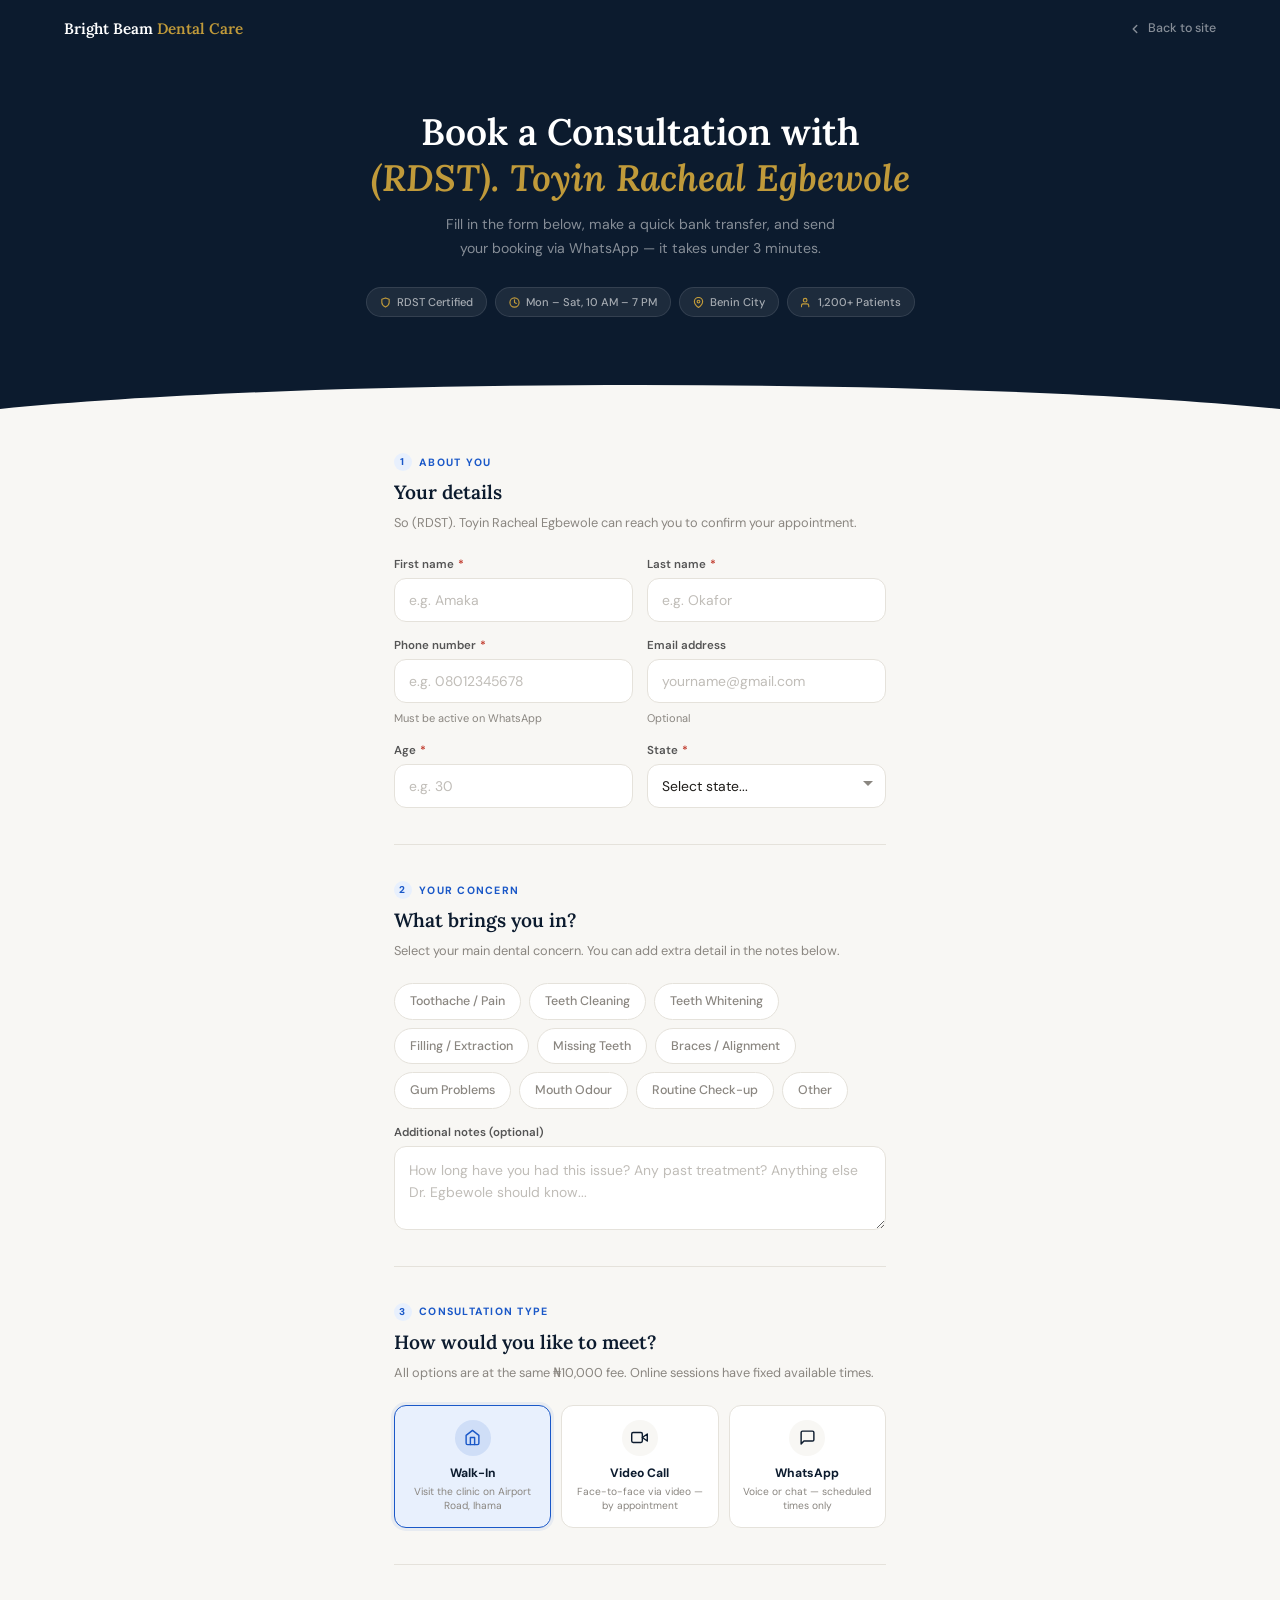
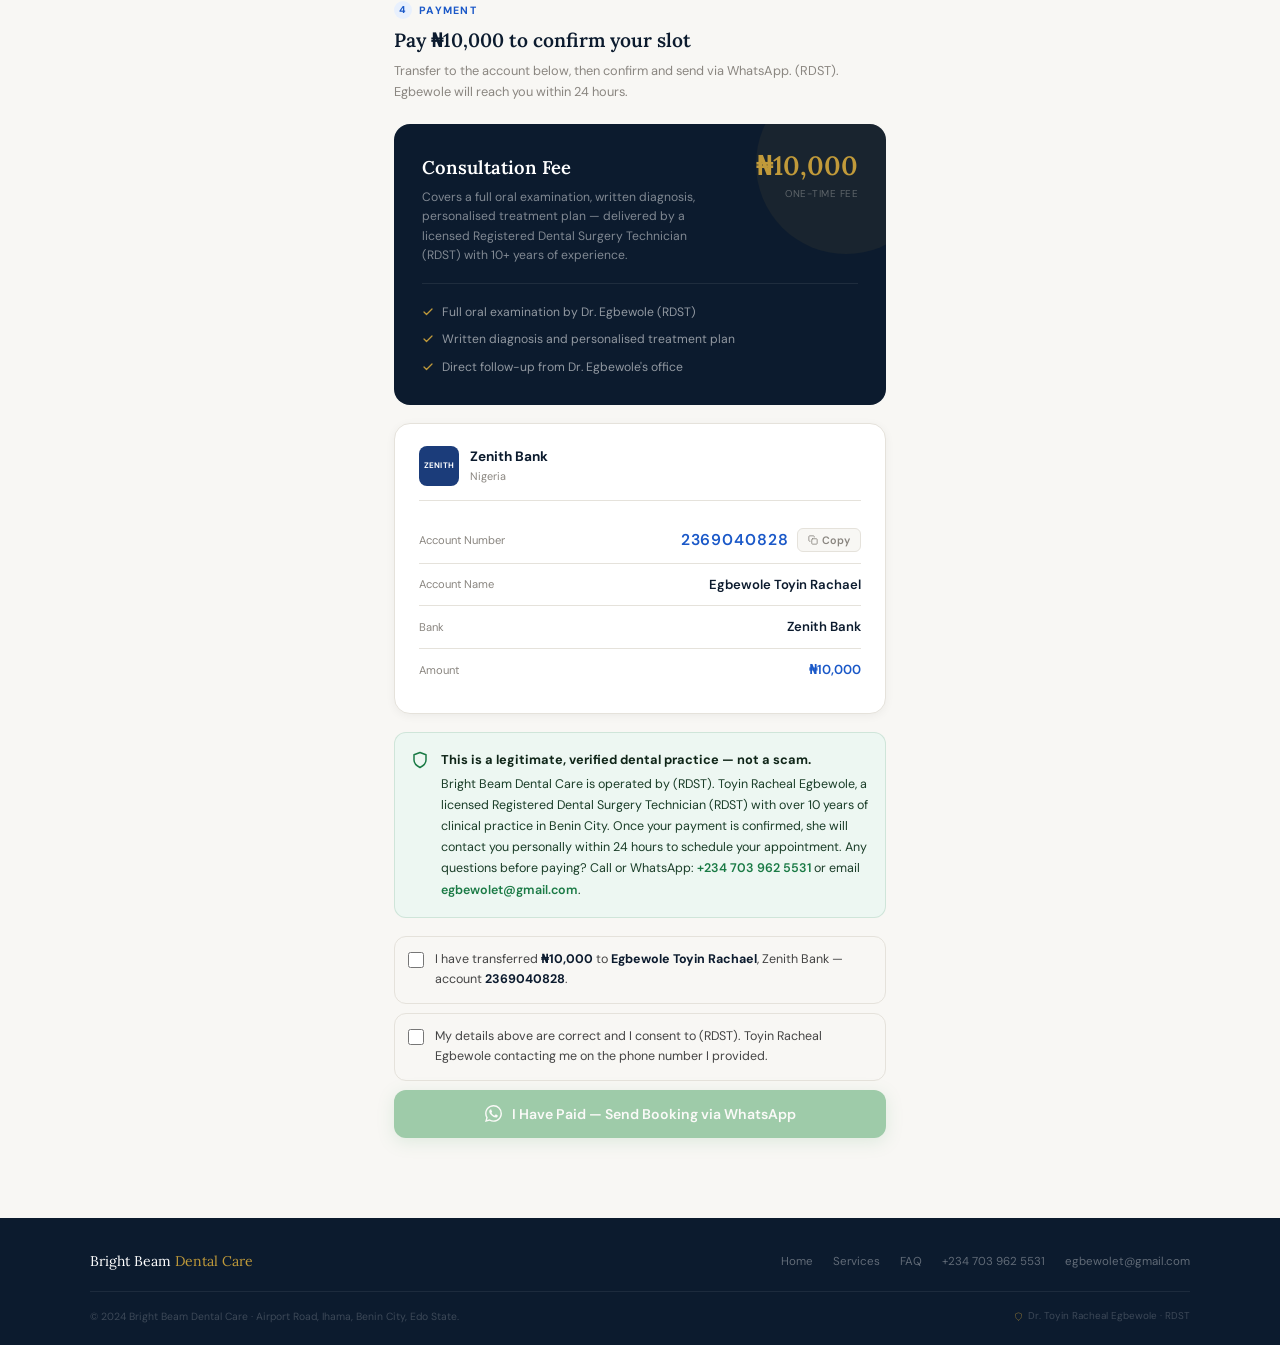
<file: Consultation.html>
<!DOCTYPE html>
<html lang="en">
<head>
  <meta charset="UTF-8"/>
  <meta name="viewport" content="width=device-width, initial-scale=1.0"/>
  <title>Book a Consultation | Bright Beam Dental Care</title>
  <link rel="preconnect" href="https://fonts.googleapis.com"/>
  <link href="https://fonts.googleapis.com/css2?family=Lora:ital,wght@0,500;0,600;1,500&family=DM+Sans:wght@400;500;600&display=swap" rel="stylesheet"/>
  <style>
    :root {
      --navy: #0c1b2e;
      --blue: #1a58c8;
      --blue-lt: #e8f0fd;
      --gold: #c09a3a;
      --gold-lt: #fdf6e3;
      --white: #ffffff;
      --bg: #f8f7f4;
      --line: #e5e2db;
      --muted: #8a8680;
      --text: #1e1c19;
      --green: #1a7a45;
      --green-bg: #edf7f2;
      --red: #c0392b;
      --r: 12px;
      --t: .22s ease;
    } -->
    *, *::before, *::after { box-sizing: border-box; margin: 0; padding: 0; }
    html { scroll-behavior: smooth; }
    body { font-family: 'DM Sans', sans-serif; background: var(--bg); color: var(--text); line-height: 1.65; -webkit-font-smoothing: antialiased; }
    a { color: inherit; text-decoration: none; }
    button { cursor: pointer; border: none; background: none; font-family: inherit; }

    /* NAV */
    .nav { background: var(--navy); padding: 16px 5%; display: flex; align-items: center; justify-content: space-between; position: sticky; top: 0; z-index: 50; }
    .nav-logo { font-family: 'Lora', serif; font-size: .95rem; font-weight: 600; color: #fff; }
    .nav-logo em { color: var(--gold); font-style: normal; }
    .nav-home { font-size: .78rem; font-weight: 500; color: rgba(255,255,255,.5); display: flex; align-items: center; gap: 6px; transition: color var(--t); }
    .nav-home:hover { color: var(--gold); }
    .nav-home svg { width: 14px; height: 14px; }

    /* HERO */
    .hero { background: var(--navy); padding: 52px 5% 60px; text-align: center; }
    .hero h1 { font-family: 'Lora', serif; font-size: clamp(1.55rem, 4vw, 2.3rem); font-weight: 600; color: #fff; margin-bottom: 12px; line-height: 1.25; }
    .hero h1 em { color: var(--gold); font-style: italic; }
    .hero p { font-size: .88rem; color: rgba(255,255,255,.5); max-width: 420px; margin: 0 auto 26px; line-height: 1.7; }
    .pills { display: flex; flex-wrap: wrap; gap: 8px; justify-content: center; }
    .pill { display: inline-flex; align-items: center; gap: 6px; background: rgba(255,255,255,.07); border: 1px solid rgba(255,255,255,.1); border-radius: 40px; padding: 5px 13px; font-size: .7rem; font-weight: 500; color: rgba(255,255,255,.6); }
    .pill svg { width: 11px; height: 11px; color: var(--gold); }

    /* WAVE */
    .wave { display: block; line-height: 0; }
    .wave svg { width: 100%; height: 36px; }

    /* WRAP */
    .wrap { max-width: 620px; margin: 0 auto; padding: 44px 5% 80px; }

    /* SECTION LABELS */
    .sec-tag { font-size: .66rem; font-weight: 700; letter-spacing: .12em; text-transform: uppercase; color: var(--blue); margin-bottom: 6px; display: flex; align-items: center; gap: 7px; }
    .sec-tag span { display: inline-flex; align-items: center; justify-content: center; width: 18px; height: 18px; border-radius: 50%; background: var(--blue-lt); font-size: .62rem; font-weight: 800; color: var(--blue); }
    .sec-title { font-family: 'Lora', serif; font-size: 1.2rem; font-weight: 600; color: var(--navy); margin-bottom: 3px; }
    .sec-hint { font-size: .8rem; color: var(--muted); margin-bottom: 22px; }
    .div { border: none; border-top: 1px solid var(--line); margin: 36px 0; }

    /* FIELDS */
    .row { display: grid; grid-template-columns: 1fr 1fr; gap: 14px; margin-bottom: 14px; }
    .row.full { grid-template-columns: 1fr; }
    .fg { display: flex; flex-direction: column; gap: 4px; }
    .lbl { font-size: .72rem; font-weight: 600; color: #555; }
    .lbl em { color: var(--red); font-style: normal; margin-left: 1px; }
    .inp, .sel, .txa {
      width: 100%; padding: 12px 14px;
      border: 1.5px solid var(--line); border-radius: var(--r);
      font-family: 'DM Sans', sans-serif; font-size: .87rem; color: var(--text);
      background: var(--white); outline: none; appearance: none;
      transition: border-color var(--t), box-shadow var(--t);
    }
    .inp::placeholder, .txa::placeholder { color: #c0bdb8; }
    .inp:focus, .sel:focus, .txa:focus { border-color: var(--blue); box-shadow: 0 0 0 3px rgba(26,88,200,.09); }
    .inp.e, .sel.e { border-color: var(--red); }
    .err { font-size: .7rem; color: var(--red); display: none; margin-top: 1px; }
    .err.on { display: block; }
    .txa { resize: vertical; min-height: 84px; line-height: 1.6; }
    .sel-w { position: relative; }
    .sel-w::after { content: ''; position: absolute; right: 13px; top: 50%; transform: translateY(-50%); border: 5px solid transparent; border-top-color: var(--muted); pointer-events: none; }
    .helper { font-size: .69rem; color: var(--muted); margin-top: 2px; }

    /* CHIPS */
    .chips { display: flex; flex-wrap: wrap; gap: 8px; margin-bottom: 4px; }
    .chip { position: relative; cursor: pointer; }
    .chip input { position: absolute; opacity: 0; pointer-events: none; }
    .chip-l { padding: 7px 15px; border: 1.5px solid var(--line); border-radius: 40px; font-size: .78rem; font-weight: 500; color: var(--muted); background: var(--white); transition: var(--t); display: block; }
    .chip:hover .chip-l { border-color: var(--blue); color: var(--blue); }
    .chip input:checked + .chip-l { background: var(--blue); color: #fff; border-color: var(--blue); box-shadow: 0 2px 8px rgba(26,88,200,.22); }

    /* TYPE TILES */
    .type-grid { display: grid; grid-template-columns: repeat(3, 1fr); gap: 10px; margin-bottom: 8px; }
    .type { position: relative; cursor: pointer; }
    .type input { position: absolute; opacity: 0; pointer-events: none; }
    .type-l { border: 1.5px solid var(--line); border-radius: var(--r); padding: 14px 10px; text-align: center; background: var(--white); transition: var(--t); }
    .type:hover .type-l { border-color: var(--blue); }
    .type input:checked + .type-l { border-color: var(--blue); background: var(--blue-lt); box-shadow: 0 0 0 3px rgba(26,88,200,.08); }
    .type-icon { width: 36px; height: 36px; border-radius: 50%; background: var(--bg); display: flex; align-items: center; justify-content: center; margin: 0 auto 7px; transition: var(--t); }
    .type input:checked + .type-l .type-icon { background: rgba(26,88,200,.12); }
    .type-icon svg { width: 17px; height: 17px; color: var(--navy); }
    .type input:checked + .type-l .type-icon svg { color: var(--blue); }
    .type-n { font-size: .76rem; font-weight: 700; color: var(--navy); margin-bottom: 2px; }
    .type-d { font-size: .64rem; color: var(--muted); line-height: 1.4; }

    /* TIMES BOX */
    .times-box { background: var(--gold-lt); border: 1px solid rgba(192,154,58,.22); border-radius: var(--r); padding: 14px 16px; margin-top: 10px; display: none; }
    .times-box.on { display: block; }
    .times-title { font-size: .67rem; font-weight: 700; letter-spacing: .08em; text-transform: uppercase; color: var(--gold); margin-bottom: 9px; }
    .times-list { display: grid; grid-template-columns: 1fr 1fr; gap: 6px; }
    .times-item { font-size: .74rem; color: #5c5030; display: flex; align-items: center; gap: 5px; }
    .times-item svg { width: 11px; height: 11px; color: var(--gold); flex-shrink: 0; }

    /* PAYMENT */
    .pay-block { background: var(--navy); border-radius: 16px; padding: 28px; margin-bottom: 18px; position: relative; overflow: hidden; }
    .pay-block::before { content: ''; position: absolute; top: -50px; right: -50px; width: 180px; height: 180px; border-radius: 50%; background: rgba(192,154,58,.07); pointer-events: none; }
    .pay-header { display: flex; align-items: flex-start; justify-content: space-between; gap: 14px; margin-bottom: 18px; padding-bottom: 18px; border-bottom: 1px solid rgba(255,255,255,.08); }
    .pay-header h3 { font-family: 'Lora', serif; font-size: 1.15rem; font-weight: 600; color: #fff; margin-bottom: 5px; }
    .pay-header p { font-size: .76rem; color: rgba(255,255,255,.48); line-height: 1.6; max-width: 300px; }
    .pay-amount { text-align: right; flex-shrink: 0; }
    .pay-amount strong { font-family: 'Lora', serif; font-size: 1.65rem; font-weight: 600; color: var(--gold); display: block; line-height: 1; }
    .pay-amount small { font-size: .62rem; color: rgba(255,255,255,.3); text-transform: uppercase; letter-spacing: .05em; }
    .pay-inc { display: flex; flex-direction: column; gap: 7px; }
    .pay-inc-row { display: flex; align-items: center; gap: 8px; font-size: .76rem; color: rgba(255,255,255,.55); }
    .pay-inc-row svg { width: 12px; height: 12px; color: var(--gold); flex-shrink: 0; }

    /* BANK */
    .bank { background: var(--white); border: 1px solid var(--line); border-radius: 16px; padding: 22px 24px; margin-bottom: 18px; box-shadow: 0 2px 10px rgba(0,0,0,.05); }
    .bank-top { display: flex; align-items: center; gap: 11px; margin-bottom: 16px; padding-bottom: 14px; border-bottom: 1px solid var(--line); }
    .bank-logo { width: 40px; height: 40px; border-radius: 8px; background: #1b3c7a; display: flex; align-items: center; justify-content: center; font-size: .5rem; font-weight: 700; color: #fff; letter-spacing: .04em; flex-shrink: 0; }
    .bank-name { font-size: .85rem; font-weight: 700; color: var(--navy); }
    .bank-name small { font-size: .68rem; font-weight: 400; color: var(--muted); display: block; }
    .bank-rows { display: flex; flex-direction: column; }
    .bank-r { display: flex; align-items: center; justify-content: space-between; padding: 10px 0; border-bottom: 1px solid var(--line); gap: 10px; }
    .bank-r:last-child { border-bottom: none; }
    .bank-lbl { font-size: .7rem; color: var(--muted); }
    .bank-val { font-size: .82rem; font-weight: 600; color: var(--navy); display: flex; align-items: center; gap: 8px; }
    .acct { font-size: .98rem; letter-spacing: .06em; color: var(--blue); }
    .copy-btn { display: inline-flex; align-items: center; gap: 4px; padding: 4px 10px; background: var(--bg); border: 1px solid var(--line); border-radius: 6px; font-size: .67rem; font-weight: 600; color: var(--muted); transition: var(--t); cursor: pointer; }
    .copy-btn:hover { background: var(--blue); color: #fff; border-color: var(--blue); }
    .copy-btn.ok { background: var(--green); color: #fff; border-color: var(--green); }
    .copy-btn svg { width: 10px; height: 10px; }

    /* TRUST */
    .trust { display: flex; gap: 12px; background: var(--green-bg); border: 1px solid rgba(26,122,69,.14); border-radius: var(--r); padding: 16px; margin-bottom: 18px; }
    .trust svg { width: 18px; height: 18px; color: var(--green); flex-shrink: 0; margin-top: 2px; }
    .trust p { font-size: .78rem; color: #1a3d28; line-height: 1.7; }
    .trust p strong { display: block; font-size: .8rem; color: #0f2518; margin-bottom: 3px; }
    .trust a { color: var(--green); font-weight: 600; }

    /* CHECKS */
    .chk-row { display: flex; align-items: flex-start; gap: 11px; padding: 13px; border: 1.5px solid var(--line); border-radius: var(--r); margin-bottom: 9px; transition: var(--t); cursor: pointer; }
    .chk-row:hover { border-color: var(--blue); }
    .chk-row.on { border-color: var(--green); background: var(--green-bg); }
    .chk-row input { width: 16px; height: 16px; accent-color: var(--green); flex-shrink: 0; margin-top: 2px; cursor: pointer; }
    .chk-row span { font-size: .78rem; color: #444; line-height: 1.6; }
    .chk-row span strong { color: var(--navy); }

    /* SEND BTN */
    .send-btn { width: 100%; padding: 15px; background: #1a8a3a; color: #fff; border-radius: var(--r); font-size: .88rem; font-weight: 600; display: flex; align-items: center; justify-content: center; gap: 10px; transition: var(--t); margin-top: 4px; box-shadow: 0 4px 16px rgba(26,138,58,.28); }
    .send-btn:hover:not(:disabled) { background: #136b2c; transform: translateY(-1px); }
    .send-btn:disabled { opacity: .4; cursor: not-allowed; transform: none; }
    .send-btn svg { width: 17px; height: 17px; }

    /* SUCCESS */
    .success { text-align: center; padding: 52px 0 64px; display: none; }
    .success.on { display: block; animation: up .5s ease both; }
    @keyframes up { from { opacity: 0; transform: translateY(18px); } to { opacity: 1; transform: none; } }
    .ok-ring { width: 76px; height: 76px; border-radius: 50%; background: var(--green-bg); border: 2px solid rgba(26,122,69,.2); display: flex; align-items: center; justify-content: center; margin: 0 auto 18px; animation: pop .5s .15s cubic-bezier(.34,1.56,.64,1) both; }
    @keyframes pop { from { transform: scale(0); } to { transform: scale(1); } }
    .ok-ring svg { width: 32px; height: 32px; color: var(--green); }
    .success h2 { font-family: 'Lora', serif; font-size: 1.65rem; color: var(--navy); margin-bottom: 10px; }
    .success p { font-size: .83rem; color: var(--muted); max-width: 360px; margin: 0 auto 26px; line-height: 1.7; }
    .s-contacts { background: var(--white); border: 1px solid var(--line); border-radius: 14px; padding: 18px 22px; max-width: 360px; margin: 0 auto 22px; text-align: left; }
    .s-row { display: flex; align-items: center; gap: 9px; padding: 8px 0; border-bottom: 1px solid var(--line); font-size: .78rem; color: #555; }
    .s-row:last-child { border-bottom: none; }
    .s-row svg { width: 13px; height: 13px; color: var(--blue); flex-shrink: 0; }
    .s-row a { color: var(--blue); font-weight: 600; }
    .home-btn { display: inline-flex; align-items: center; gap: 7px; padding: 11px 26px; background: var(--navy); color: #fff; border-radius: var(--r); font-size: .83rem; font-weight: 600; transition: var(--t); }
    .home-btn:hover { opacity: .85; }
    .home-btn svg { width: 13px; height: 13px; }

    /* FOOTER */
    .footer { background: var(--navy); padding: 32px 5% 20px; }
    .ft { max-width: 1100px; margin: 0 auto; }
    .ft-top { display: flex; align-items: center; justify-content: space-between; padding-bottom: 18px; border-bottom: 1px solid rgba(255,255,255,.07); margin-bottom: 16px; flex-wrap: wrap; gap: 12px; }
    .ft-logo { font-family: 'Lora', serif; font-size: .88rem; color: #fff; }
    .ft-logo em { color: var(--gold); font-style: normal; }
    .ft-links { display: flex; gap: 20px; flex-wrap: wrap; }
    .ft-links a { font-size: .72rem; color: rgba(255,255,255,.35); transition: color var(--t); }
    .ft-links a:hover { color: var(--gold); }
    .ft-bottom { display: flex; align-items: center; justify-content: space-between; flex-wrap: wrap; gap: 8px; }
    .ft-copy { font-size: .65rem; color: rgba(255,255,255,.2); }
    .ft-cred { font-size: .62rem; color: rgba(255,255,255,.2); display: flex; align-items: center; gap: 5px; }
    .ft-cred svg { width: 9px; height: 9px; color: var(--gold); opacity: .5; }

    /* RESPONSIVE */
    @media (max-width: 520px) {
      .row { grid-template-columns: 1fr; }
      .type-grid { grid-template-columns: 1fr; }
      .pay-header { flex-direction: column; gap: 10px; }
      .pay-amount { text-align: left; }
      .pay-block { padding: 22px 16px; }
      .bank { padding: 16px 14px; }
      .times-list { grid-template-columns: 1fr; }
      .ft-top { flex-direction: column; align-items: flex-start; }
      .ft-bottom { flex-direction: column; align-items: flex-start; }
    }
  </style>
</head>
<body>

<!-- NAV -->
<nav class="nav">
  <div class="nav-logo">Bright Beam <em>Dental Care</em></div>
  <a href="index.html" class="nav-home">
    <svg viewBox="0 0 24 24" fill="none" stroke="currentColor" stroke-width="2.5" stroke-linecap="round" stroke-linejoin="round"><polyline points="15 18 9 12 15 6"/></svg>
    Back to site
  </a>
</nav>

<!-- HERO -->
<div class="hero">
  <h1>Book a Consultation with<br><em>(RDST). Toyin Racheal Egbewole</em></h1>
  <p>Fill in the form below, make a quick bank transfer, and send your booking via WhatsApp — it takes under 3 minutes.</p>
  <div class="pills">
    <span class="pill"><svg viewBox="0 0 24 24" fill="none" stroke="currentColor" stroke-width="2.5" stroke-linecap="round" stroke-linejoin="round"><path d="M12 22s8-4 8-10V5l-8-3-8 3v7c0 6 8 10 8 10z"/></svg>RDST Certified</span>
    <span class="pill"><svg viewBox="0 0 24 24" fill="none" stroke="currentColor" stroke-width="2.5" stroke-linecap="round" stroke-linejoin="round"><circle cx="12" cy="12" r="10"/><polyline points="12 6 12 12 16 14"/></svg>Mon – Sat, 10 AM – 7 PM</span>
    <span class="pill"><svg viewBox="0 0 24 24" fill="none" stroke="currentColor" stroke-width="2.5" stroke-linecap="round" stroke-linejoin="round"><path d="M21 10c0 7-9 13-9 13S3 17 3 10a9 9 0 0 1 18 0z"/><circle cx="12" cy="10" r="3"/></svg>Benin City</span>
    <span class="pill"><svg viewBox="0 0 24 24" fill="none" stroke="currentColor" stroke-width="2.5" stroke-linecap="round" stroke-linejoin="round"><path d="M17 21v-2a4 4 0 0 0-4-4H5a4 4 0 0 0-4 4v2"/><circle cx="9" cy="7" r="4"/></svg>1,200+ Patients</span>
  </div>
</div>
<svg class="wave" viewBox="0 0 1440 36" xmlns="http://www.w3.org/2000/svg" preserveAspectRatio="none">
  <path d="M0,36 C360,0 1080,0 1440,36 L1440,0 L0,0 Z" fill="#0c1b2e"/>
</svg>

<div class="wrap">
<div id="formArea">

  <!-- ── STEP 1: ABOUT YOU ── -->
  <div class="sec-tag"><span>1</span> About you</div>
  <div class="sec-title">Your details</div>
  <div class="sec-hint">So (RDST). Toyin Racheal Egbewole can reach you to confirm your appointment.</div>

  <div class="row">
    <div class="fg">
      <label class="lbl" for="fName">First name <em>*</em></label>
      <input class="inp" type="text" id="fName" placeholder="e.g. Amaka" autocomplete="given-name"/>
      <span class="err" id="e-fName">Enter your first name</span>
    </div>
    <div class="fg">
      <label class="lbl" for="lName">Last name <em>*</em></label>
      <input class="inp" type="text" id="lName" placeholder="e.g. Okafor" autocomplete="family-name"/>
      <span class="err" id="e-lName">Enter your last name</span>
    </div>
  </div>
  <div class="row">
    <div class="fg">
      <label class="lbl" for="phone">Phone number <em>*</em></label>
      <input class="inp" type="tel" id="phone" placeholder="e.g. 08012345678" autocomplete="tel"/>
      <span class="err" id="e-phone">Enter a valid Nigerian phone number</span>
      <div class="helper">Must be active on WhatsApp</div>
    </div>
    <div class="fg">
      <label class="lbl" for="email">Email address</label>
      <input class="inp" type="email" id="email" placeholder="yourname@gmail.com" autocomplete="email"/>
      <div class="helper">Optional</div>
    </div>
  </div>
  <div class="row">
    <div class="fg">
      <label class="lbl" for="age">Age <em>*</em></label>
      <input class="inp" type="number" id="age" placeholder="e.g. 30" min="5" max="110"/>
      <span class="err" id="e-age">Enter your age</span>
    </div>
    <div class="fg">
      <label class="lbl" for="state">State <em>*</em></label>
      <div class="sel-w">
        <select class="sel" id="state">
          <option value="">Select state...</option>
          <option>Edo State</option><option>Delta State</option>
          <option>Lagos State</option><option>Abuja (FCT)</option>
          <option>Rivers State</option><option>Ondo State</option>
          <option>Ekiti State</option><option>Oyo State</option>
          <option>Anambra State</option><option>Imo State</option>
          <option>Kano State</option><option>Kaduna State</option>
          <option>Other</option>
        </select>
      </div>
      <span class="err" id="e-state">Select your state</span>
    </div>
  </div>

  <hr class="div"/>

  <!-- ── STEP 2: CONCERN ── -->
  <div class="sec-tag"><span>2</span> Your concern</div>
  <div class="sec-title">What brings you in?</div>
  <div class="sec-hint">Select your main dental concern. You can add extra detail in the notes below.</div>

  <div class="chips">
    <label class="chip"><input type="radio" name="concern" value="Toothache or pain"/><span class="chip-l">Toothache / Pain</span></label>
    <label class="chip"><input type="radio" name="concern" value="Teeth cleaning"/><span class="chip-l">Teeth Cleaning</span></label>
    <label class="chip"><input type="radio" name="concern" value="Teeth whitening"/><span class="chip-l">Teeth Whitening</span></label>
    <label class="chip"><input type="radio" name="concern" value="Tooth filling or extraction"/><span class="chip-l">Filling / Extraction</span></label>
    <label class="chip"><input type="radio" name="concern" value="Missing teeth (dentures)"/><span class="chip-l">Missing Teeth</span></label>
    <label class="chip"><input type="radio" name="concern" value="Braces or teeth alignment"/><span class="chip-l">Braces / Alignment</span></label>
    <label class="chip"><input type="radio" name="concern" value="Gum problems"/><span class="chip-l">Gum Problems</span></label>
    <label class="chip"><input type="radio" name="concern" value="Mouth odour (bad breath)"/><span class="chip-l">Mouth Odour</span></label>
    <label class="chip"><input type="radio" name="concern" value="Routine check-up"/><span class="chip-l">Routine Check-up</span></label>
    <label class="chip"><input type="radio" name="concern" value="Other"/><span class="chip-l">Other</span></label>
  </div>
  <span class="err" id="e-concern" style="margin-top:6px">Please select a concern</span>

  <div class="row full" style="margin-top:14px">
    <div class="fg">
      <label class="lbl" for="notes">Additional notes (optional)</label>
      <textarea class="txa" id="notes" placeholder="How long have you had this issue? Any past treatment? Anything else Dr. Egbewole should know..."></textarea>
    </div>
  </div>

  <hr class="div"/>

  <!-- ── STEP 3: CONSULT TYPE ── -->
  <div class="sec-tag"><span>3</span> Consultation type</div>
  <div class="sec-title">How would you like to meet?</div>
  <div class="sec-hint">All options are at the same &#x20A6;10,000 fee. Online sessions have fixed available times.</div>

  <div class="type-grid">
    <label class="type">
      <input type="radio" name="ctype" value="Walk-In (Clinic)" checked/>
      <div class="type-l">
        <div class="type-icon"><svg viewBox="0 0 24 24" fill="none" stroke="currentColor" stroke-width="2" stroke-linecap="round" stroke-linejoin="round"><path d="M3 9l9-7 9 7v11a2 2 0 0 1-2 2H5a2 2 0 0 1-2-2z"/><polyline points="9 22 9 12 15 12 15 22"/></svg></div>
        <div class="type-n">Walk-In</div>
        <div class="type-d">Visit the clinic on Airport Road, Ihama</div>
      </div>
    </label>
    <label class="type">
      <input type="radio" name="ctype" value="Video Call (Online)"/>
      <div class="type-l">
        <div class="type-icon"><svg viewBox="0 0 24 24" fill="none" stroke="currentColor" stroke-width="2" stroke-linecap="round" stroke-linejoin="round"><polygon points="23 7 16 12 23 17 23 7"/><rect x="1" y="5" width="15" height="14" rx="2" ry="2"/></svg></div>
        <div class="type-n">Video Call</div>
        <div class="type-d">Face-to-face via video — by appointment</div>
      </div>
    </label>
    <label class="type">
      <input type="radio" name="ctype" value="WhatsApp (Voice or Chat)"/>
      <div class="type-l">
        <div class="type-icon"><svg viewBox="0 0 24 24" fill="none" stroke="currentColor" stroke-width="2" stroke-linecap="round" stroke-linejoin="round"><path d="M21 15a2 2 0 0 1-2 2H7l-4 4V5a2 2 0 0 1 2-2h14a2 2 0 0 1 2 2z"/></svg></div>
        <div class="type-n">WhatsApp</div>
        <div class="type-d">Voice or chat — scheduled times only</div>
      </div>
    </label>
  </div>

  <div class="times-box" id="timesBox">
    <div class="times-title">Online session times</div>
    <div class="times-list">
      <div class="times-item"><svg viewBox="0 0 24 24" fill="none" stroke="currentColor" stroke-width="2.5" stroke-linecap="round" stroke-linejoin="round"><circle cx="12" cy="12" r="10"/><polyline points="12 6 12 12 16 14"/></svg>Mon &amp; Wed: 5 – 7 PM</div>
      <div class="times-item"><svg viewBox="0 0 24 24" fill="none" stroke="currentColor" stroke-width="2.5" stroke-linecap="round" stroke-linejoin="round"><circle cx="12" cy="12" r="10"/><polyline points="12 6 12 12 16 14"/></svg>Friday: 4 – 6 PM</div>
      <div class="times-item"><svg viewBox="0 0 24 24" fill="none" stroke="currentColor" stroke-width="2.5" stroke-linecap="round" stroke-linejoin="round"><circle cx="12" cy="12" r="10"/><polyline points="12 6 12 12 16 14"/></svg>Saturday: 11 AM – 2 PM</div>
      <div class="times-item"><svg viewBox="0 0 24 24" fill="none" stroke="currentColor" stroke-width="2.5" stroke-linecap="round" stroke-linejoin="round"><circle cx="12" cy="12" r="10"/><polyline points="12 6 12 12 16 14"/></svg>Subject to availability</div>
    </div>
  </div>

  <hr class="div"/>

  <!-- ── STEP 4: PAYMENT ── -->
  <div class="sec-tag"><span>4</span> Payment</div>
  <div class="sec-title">Pay &#x20A6;10,000 to confirm your slot</div>
  <div class="sec-hint">Transfer to the account below, then confirm and send via WhatsApp. (RDST). Egbewole will reach you within 24 hours.</div>

  <div class="pay-block">
    <div class="pay-header">
      <div>
        <h3>Consultation Fee</h3>
        <p>Covers a full oral examination, written diagnosis, personalised treatment plan — delivered by a licensed Registered Dental Surgery Technician (RDST) with 10+ years of experience.</p>
      </div>
      <div class="pay-amount">
        <strong>&#x20A6;10,000</strong>
        <small>One-time fee</small>
      </div>
    </div>
    <div class="pay-inc">
      <div class="pay-inc-row"><svg viewBox="0 0 24 24" fill="none" stroke="currentColor" stroke-width="2.5" stroke-linecap="round" stroke-linejoin="round"><polyline points="20 6 9 17 4 12"/></svg>Full oral examination by Dr. Egbewole (RDST)</div>
      <div class="pay-inc-row"><svg viewBox="0 0 24 24" fill="none" stroke="currentColor" stroke-width="2.5" stroke-linecap="round" stroke-linejoin="round"><polyline points="20 6 9 17 4 12"/></svg>Written diagnosis and personalised treatment plan</div>
      <div class="pay-inc-row"><svg viewBox="0 0 24 24" fill="none" stroke="currentColor" stroke-width="2.5" stroke-linecap="round" stroke-linejoin="round"><polyline points="20 6 9 17 4 12"/></svg>Direct follow-up from Dr. Egbewole's office</div>
    </div>
  </div>

  <div class="bank">
    <div class="bank-top">
      <div class="bank-logo">ZENITH</div>
      <div class="bank-name">Zenith Bank<small>Nigeria</small></div>
    </div>
    <div class="bank-rows">
      <div class="bank-r">
        <span class="bank-lbl">Account Number</span>
        <div class="bank-val">
          <span class="acct">2369040828</span>
          <button class="copy-btn" id="copyBtn">
            <svg viewBox="0 0 24 24" fill="none" stroke="currentColor" stroke-width="2" stroke-linecap="round" stroke-linejoin="round"><rect x="9" y="9" width="13" height="13" rx="2" ry="2"/><path d="M5 15H4a2 2 0 0 1-2-2V4a2 2 0 0 1 2-2h9a2 2 0 0 1 2 2v1"/></svg>
            Copy
          </button>
        </div>
      </div>
      <div class="bank-r"><span class="bank-lbl">Account Name</span><div class="bank-val">Egbewole Toyin Rachael</div></div>
      <div class="bank-r"><span class="bank-lbl">Bank</span><div class="bank-val">Zenith Bank</div></div>
      <div class="bank-r"><span class="bank-lbl">Amount</span><div class="bank-val" style="color:var(--blue)">&#x20A6;10,000</div></div>
    </div>
  </div>

  <div class="trust">
    <svg viewBox="0 0 24 24" fill="none" stroke="currentColor" stroke-width="2" stroke-linecap="round" stroke-linejoin="round"><path d="M12 22s8-4 8-10V5l-8-3-8 3v7c0 6 8 10 8 10z"/></svg>
    <p>
      <strong>This is a legitimate, verified dental practice — not a scam.</strong>
      Bright Beam Dental Care is operated by (RDST). Toyin Racheal Egbewole, a licensed Registered Dental Surgery Technician (RDST) with over 10 years of clinical practice in Benin City. Once your payment is confirmed, she will contact you personally within 24 hours to schedule your appointment. Any questions before paying? Call or WhatsApp: <a href="tel:+2347039625531">+234 703 962 5531</a> or email <a href="mailto:egbewolet@gmail.com">egbewolet@gmail.com</a>.
    </p>
  </div>

  <label class="chk-row" id="cr1">
    <input type="checkbox" id="chk1"/>
    <span>I have transferred <strong>&#x20A6;10,000</strong> to <strong>Egbewole Toyin Rachael</strong>, Zenith Bank — account <strong>2369040828</strong>.</span>
  </label>
  <label class="chk-row" id="cr2">
    <input type="checkbox" id="chk2"/>
    <span>My details above are correct and I consent to (RDST). Toyin Racheal Egbewole contacting me on the phone number I provided.</span>
  </label>

  <button class="send-btn" id="sendBtn" disabled>
    <svg viewBox="0 0 24 24" fill="currentColor"><path d="M17.472 14.382c-.297-.149-1.758-.867-2.03-.967-.273-.099-.471-.148-.67.15-.197.297-.767.966-.94 1.164-.173.199-.347.223-.644.075-.297-.15-1.255-.463-2.39-1.475-.883-.788-1.48-1.761-1.653-2.059-.173-.297-.018-.458.13-.606.134-.133.298-.347.446-.52.149-.174.198-.298.298-.497.099-.198.05-.371-.025-.52-.075-.149-.669-1.612-.916-2.207-.242-.579-.487-.5-.669-.51-.173-.008-.371-.01-.57-.01-.198 0-.52.074-.792.372-.272.297-1.04 1.016-1.04 2.479 0 1.462 1.065 2.875 1.213 3.074.149.198 2.096 3.2 5.077 4.487.709.306 1.262.489 1.694.625.712.227 1.36.195 1.871.118.571-.085 1.758-.719 2.006-1.413.248-.694.248-1.289.173-1.413-.074-.124-.272-.198-.57-.347m-5.421 7.403h-.004a9.87 9.87 0 01-5.031-1.378l-.361-.214-3.741.982.998-3.648-.235-.374a9.86 9.86 0 01-1.51-5.26c.001-5.45 4.436-9.884 9.888-9.884 2.64 0 5.122 1.03 6.988 2.898a9.825 9.825 0 012.893 6.994c-.003 5.45-4.437 9.884-9.885 9.884m8.413-18.297A11.815 11.815 0 0012.05 0C5.495 0 .16 5.335.157 11.892c0 2.096.547 4.142 1.588 5.945L.057 24l6.305-1.654a11.882 11.882 0 005.683 1.448h.005c6.554 0 11.89-5.335 11.893-11.893a11.821 11.821 0 00-3.48-8.413Z"/></svg>
    I Have Paid — Send Booking via WhatsApp
  </button>

</div><!-- #formArea -->

<!-- SUCCESS -->
<div class="success" id="successScreen">
  <div class="ok-ring"><svg viewBox="0 0 24 24" fill="none" stroke="currentColor" stroke-width="2.5" stroke-linecap="round" stroke-linejoin="round"><polyline points="20 6 9 17 4 12"/></svg></div>
  <h2>Booking sent!</h2>
  <p>Your details and payment confirmation are on their way to (RDST). Egbewole. She will contact you within <strong>24 hours</strong> to confirm your appointment.</p>
  <div class="s-contacts">
    <div class="s-row"><svg viewBox="0 0 24 24" fill="none" stroke="currentColor" stroke-width="2" stroke-linecap="round" stroke-linejoin="round"><path d="M22 16.92v3a2 2 0 0 1-2.18 2 19.79 19.79 0 0 1-8.63-3.07A19.5 19.5 0 0 1 4.69 12 19.79 19.79 0 0 1 1.61 3.45 2 2 0 0 1 3.59 1.26h3a2 2 0 0 1 2 1.72c.127.96.361 1.903.7 2.81a2 2 0 0 1-.45 2.11L7.91 8.86A16 16 0 0 0 15.14 16.1l.86-.86a2 2 0 0 1 2.11-.45c.907.339 1.85.573 2.81.7A2 2 0 0 1 22 16.92z"/></svg>Call or WhatsApp: <a href="tel:+2347039625531">+234 703 962 5531</a></div>
    <div class="s-row"><svg viewBox="0 0 24 24" fill="none" stroke="currentColor" stroke-width="2" stroke-linecap="round" stroke-linejoin="round"><path d="M4 4h16c1.1 0 2 .9 2 2v12c0 1.1-.9 2-2 2H4c-1.1 0-2-.9-2-2V6c0-1.1.9-2 2-2z"/><polyline points="22,6 12,13 2,6"/></svg>Email: <a href="mailto:egbewolet@gmail.com">egbewolet@gmail.com</a></div>
    <div class="s-row"><svg viewBox="0 0 24 24" fill="none" stroke="currentColor" stroke-width="2" stroke-linecap="round" stroke-linejoin="round"><path d="M21 10c0 7-9 13-9 13S3 17 3 10a9 9 0 0 1 18 0z"/><circle cx="12" cy="10" r="3"/></svg>Airport Road, Ihama, Benin City, Edo State</div>
    <div class="s-row"><svg viewBox="0 0 24 24" fill="none" stroke="currentColor" stroke-width="2" stroke-linecap="round" stroke-linejoin="round"><circle cx="12" cy="12" r="10"/><polyline points="12 6 12 12 16 14"/></svg>Mon – Sat, 10 AM – 7 PM</div>
  </div>
  <a href="index.html" class="home-btn"><svg viewBox="0 0 24 24" fill="none" stroke="currentColor" stroke-width="2.5" stroke-linecap="round" stroke-linejoin="round"><polyline points="15 18 9 12 15 6"/></svg>Return to Homepage</a>
</div>

</div><!-- .wrap -->

<!-- FOOTER -->
<footer class="footer">
  <div class="ft">
    <div class="ft-top">
      <div class="ft-logo">Bright Beam <em>Dental Care</em></div>
      <div class="ft-links">
        <a href="index.html">Home</a>
        <a href="index.html#services">Services</a>
        <a href="index.html#faq">FAQ</a>
        <a href="tel:+2347039625531">+234 703 962 5531</a>
        <a href="mailto:egbewolet@gmail.com">egbewolet@gmail.com</a>
      </div>
    </div>
    <div class="ft-bottom">
      <p class="ft-copy">&copy; 2024 Bright Beam Dental Care · Airport Road, Ihama, Benin City, Edo State.</p>
      <div class="ft-cred"><svg viewBox="0 0 24 24" fill="none" stroke="currentColor" stroke-width="2" stroke-linecap="round" stroke-linejoin="round"><path d="M12 22s8-4 8-10V5l-8-3-8 3v7c0 6 8 10 8 10z"/></svg>Dr. Toyin Racheal Egbewole · RDST</div>
    </div>
  </div>
</footer>

<script>
  /* Consult type → show times */
  document.querySelectorAll('input[name="ctype"]').forEach(r => {
    r.addEventListener('change', () => {
      document.getElementById('timesBox').classList.toggle('on', r.value !== 'Walk-In (Clinic)');
    });
  });

  /* Checkboxes → unlock send */
  function sync() {
    document.getElementById('sendBtn').disabled =
      !(document.getElementById('chk1').checked && document.getElementById('chk2').checked);
  }
  ['chk1','chk2'].forEach((id, i) => {
    document.getElementById(id).addEventListener('change', function() {
      document.getElementById('cr'+(i+1)).classList.toggle('on', this.checked);
      sync();
    });
  });

  /* Copy account number */
  document.getElementById('copyBtn').addEventListener('click', function() {
    navigator.clipboard.writeText('2369040828').then(() => {
      this.textContent = 'Copied!'; this.classList.add('ok');
      setTimeout(() => {
        this.innerHTML = `<svg viewBox="0 0 24 24" fill="none" stroke="currentColor" stroke-width="2" stroke-linecap="round" stroke-linejoin="round" style="width:10px;height:10px"><rect x="9" y="9" width="13" height="13" rx="2" ry="2"/><path d="M5 15H4a2 2 0 0 1-2-2V4a2 2 0 0 1 2-2h9a2 2 0 0 1 2 2v1"/></svg>Copy`;
        this.classList.remove('ok');
      }, 2500);
    }).catch(() => { this.textContent = 'Copied!'; setTimeout(() => { this.textContent = 'Copy'; }, 2000); });
  });

  /* Send */
  document.getElementById('sendBtn').addEventListener('click', () => {
    let ok = true;
    const req = (id, eid) => {
      const el = document.getElementById(id), err = document.getElementById(eid || 'e-'+id);
      if (!(el.value||'').trim()) { el.classList.add('e'); if(err) err.classList.add('on'); ok=false; return false; }
      el.classList.remove('e'); if(err) err.classList.remove('on'); return true;
    };
    req('fName'); req('lName'); req('age'); req('state');

    const ph = (document.getElementById('phone').value||'').trim().replace(/\s/g,'');
    if (!ph || !/^(\+234|0)[7-9][01]\d{8}$/.test(ph)) {
      document.getElementById('phone').classList.add('e');
      const e = document.getElementById('e-phone');
      if(e){ e.textContent='Enter a valid Nigerian phone number (e.g. 08012345678)'; e.classList.add('on'); }
      ok = false;
    } else { document.getElementById('phone').classList.remove('e'); const e=document.getElementById('e-phone'); if(e) e.classList.remove('on'); }

    const concern = document.querySelector('input[name="concern"]:checked');
    if (!concern) { document.getElementById('e-concern').classList.add('on'); ok=false; }
    else { document.getElementById('e-concern').classList.remove('on'); }

    if (!ok) { window.scrollTo({top:0,behavior:'smooth'}); return; }

    const g = id => (document.getElementById(id)?.value||'').trim();
    const ctype = document.querySelector('input[name="ctype"]:checked')?.value || 'Walk-In (Clinic)';

    const msg = `Hello (RDST). Toyin Racheal Egbewole,

I have completed my consultation booking on your website and transferred ₦10,000 to Zenith Bank – 2369040828 (Egbewole Toyin Rachael).

*My Details:*
• Name: ${g('fName')} ${g('lName')}
• Phone: ${g('phone')}
• Email: ${g('email')||'Not provided'}
• Age: ${g('age')}
• State: ${g('state')}

*Consultation:*
• Type: ${ctype}
• Main Concern: ${concern.value}
• Notes: ${g('notes')||'None'}

Please confirm payment and schedule my appointment. Thank you.`;

    window.open('https://wa.me/2347039625531?text='+encodeURIComponent(msg), '_blank');
    document.getElementById('formArea').style.display = 'none';
    document.getElementById('successScreen').classList.add('on');
    window.scrollTo({top:0,behavior:'smooth'});
  });

  /* Clear errors on input */
  document.querySelectorAll('.inp,.sel').forEach(el => {
    el.addEventListener('input', () => {
      el.classList.remove('e');
      const e = document.getElementById('e-'+el.id);
      if(e) e.classList.remove('on');
    });
  });
</script>
</body>
</html>
</file>
